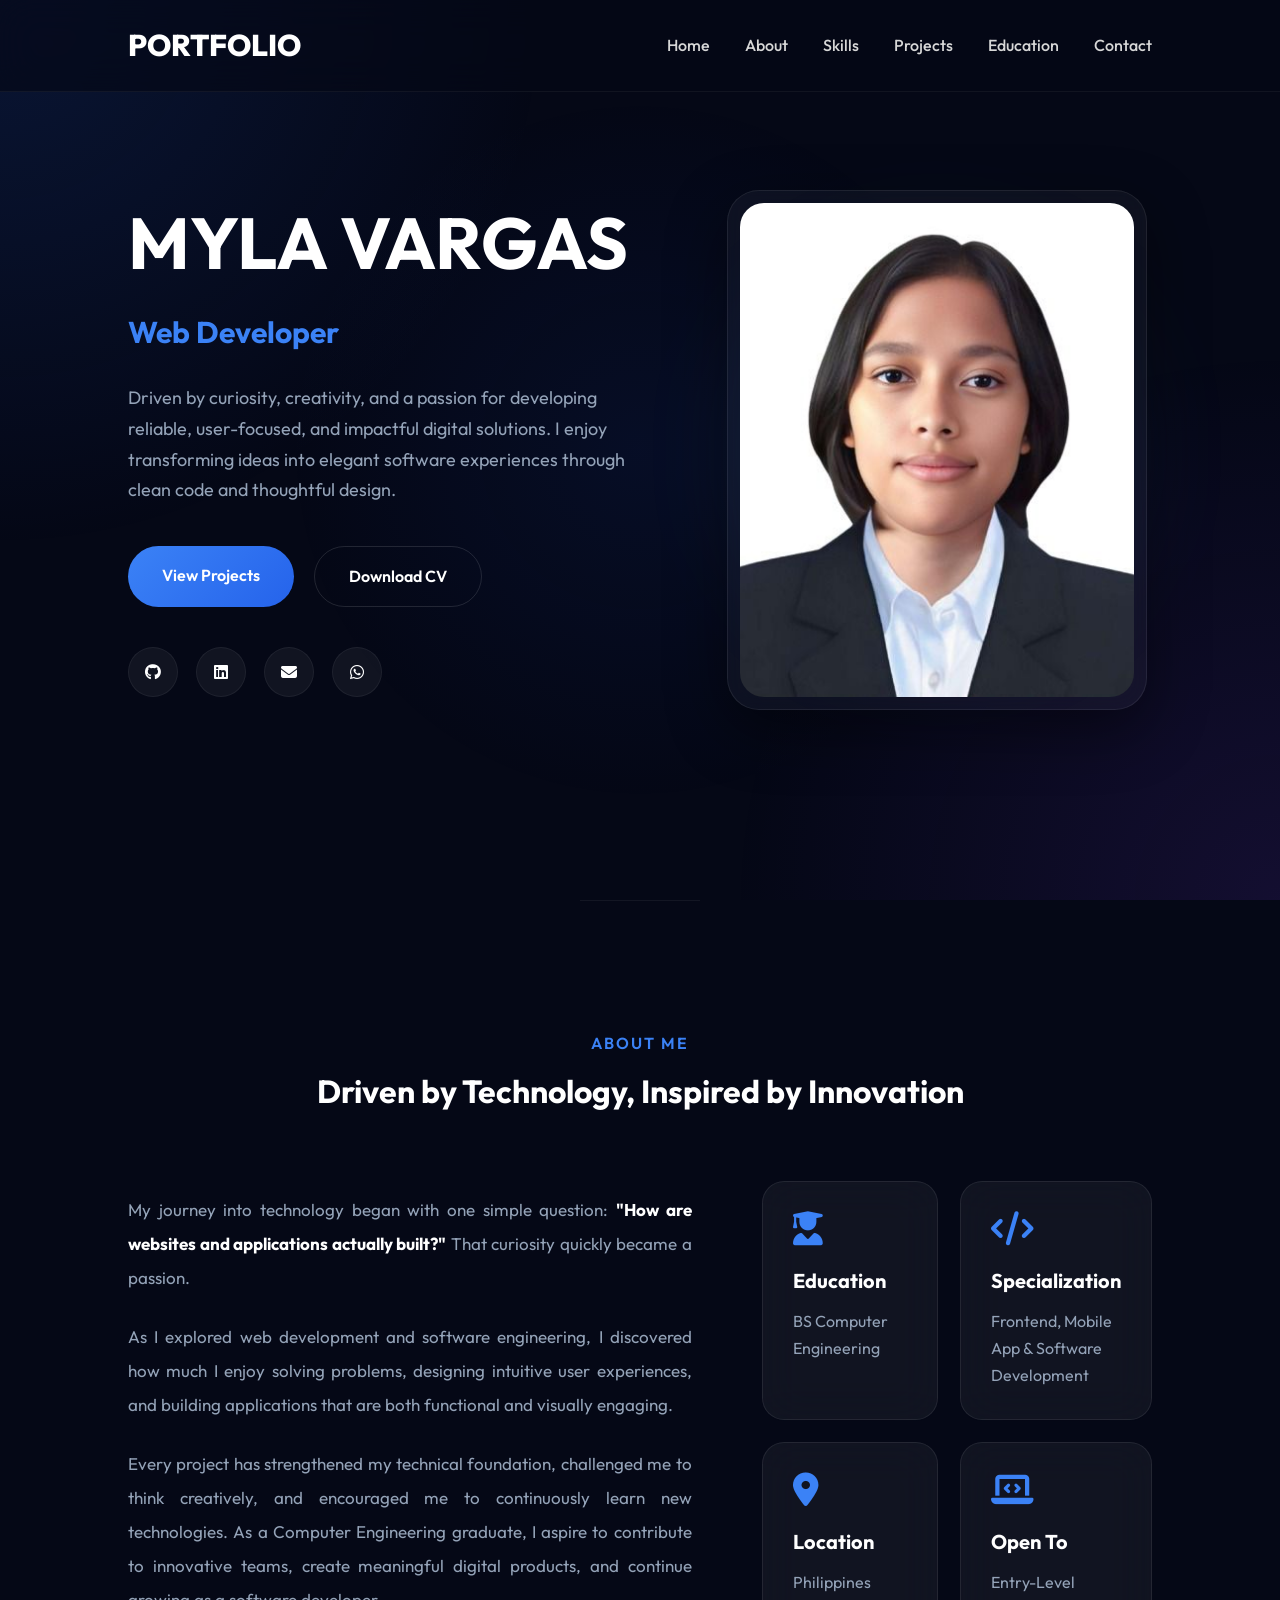
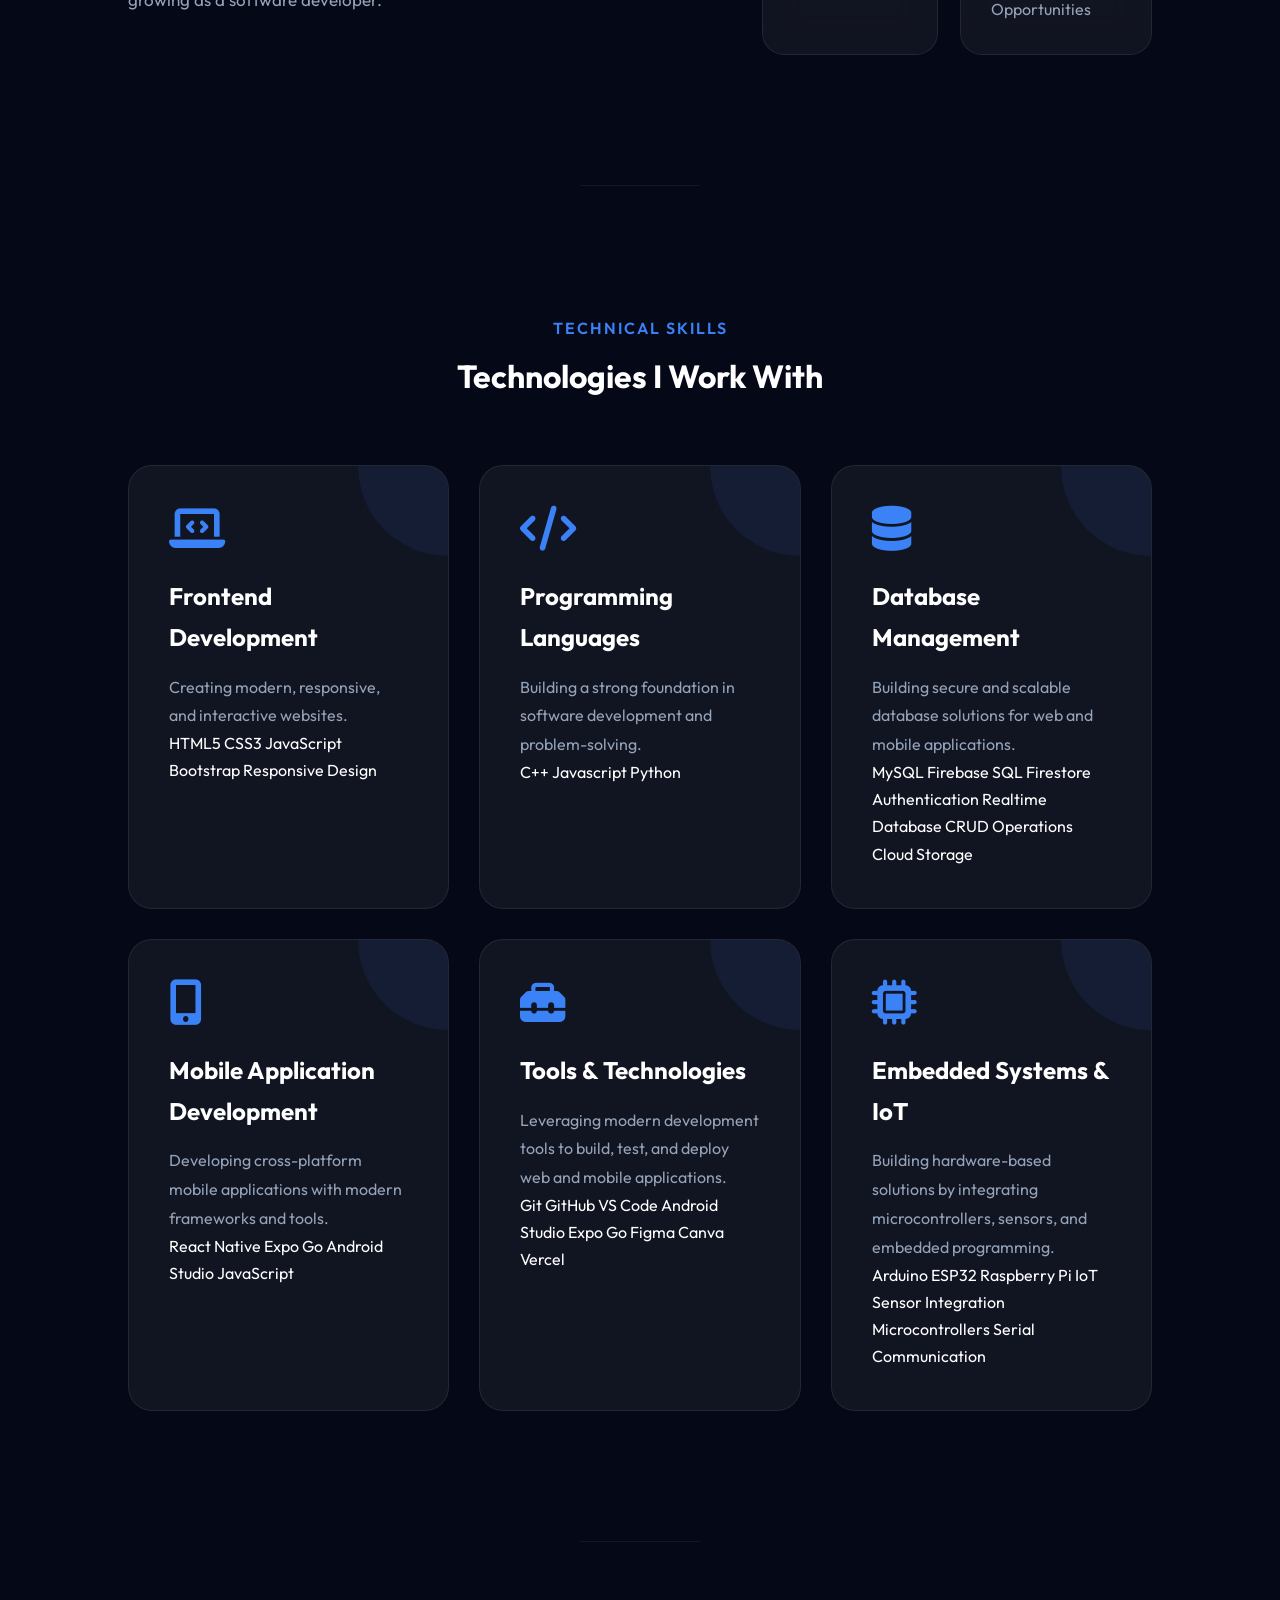
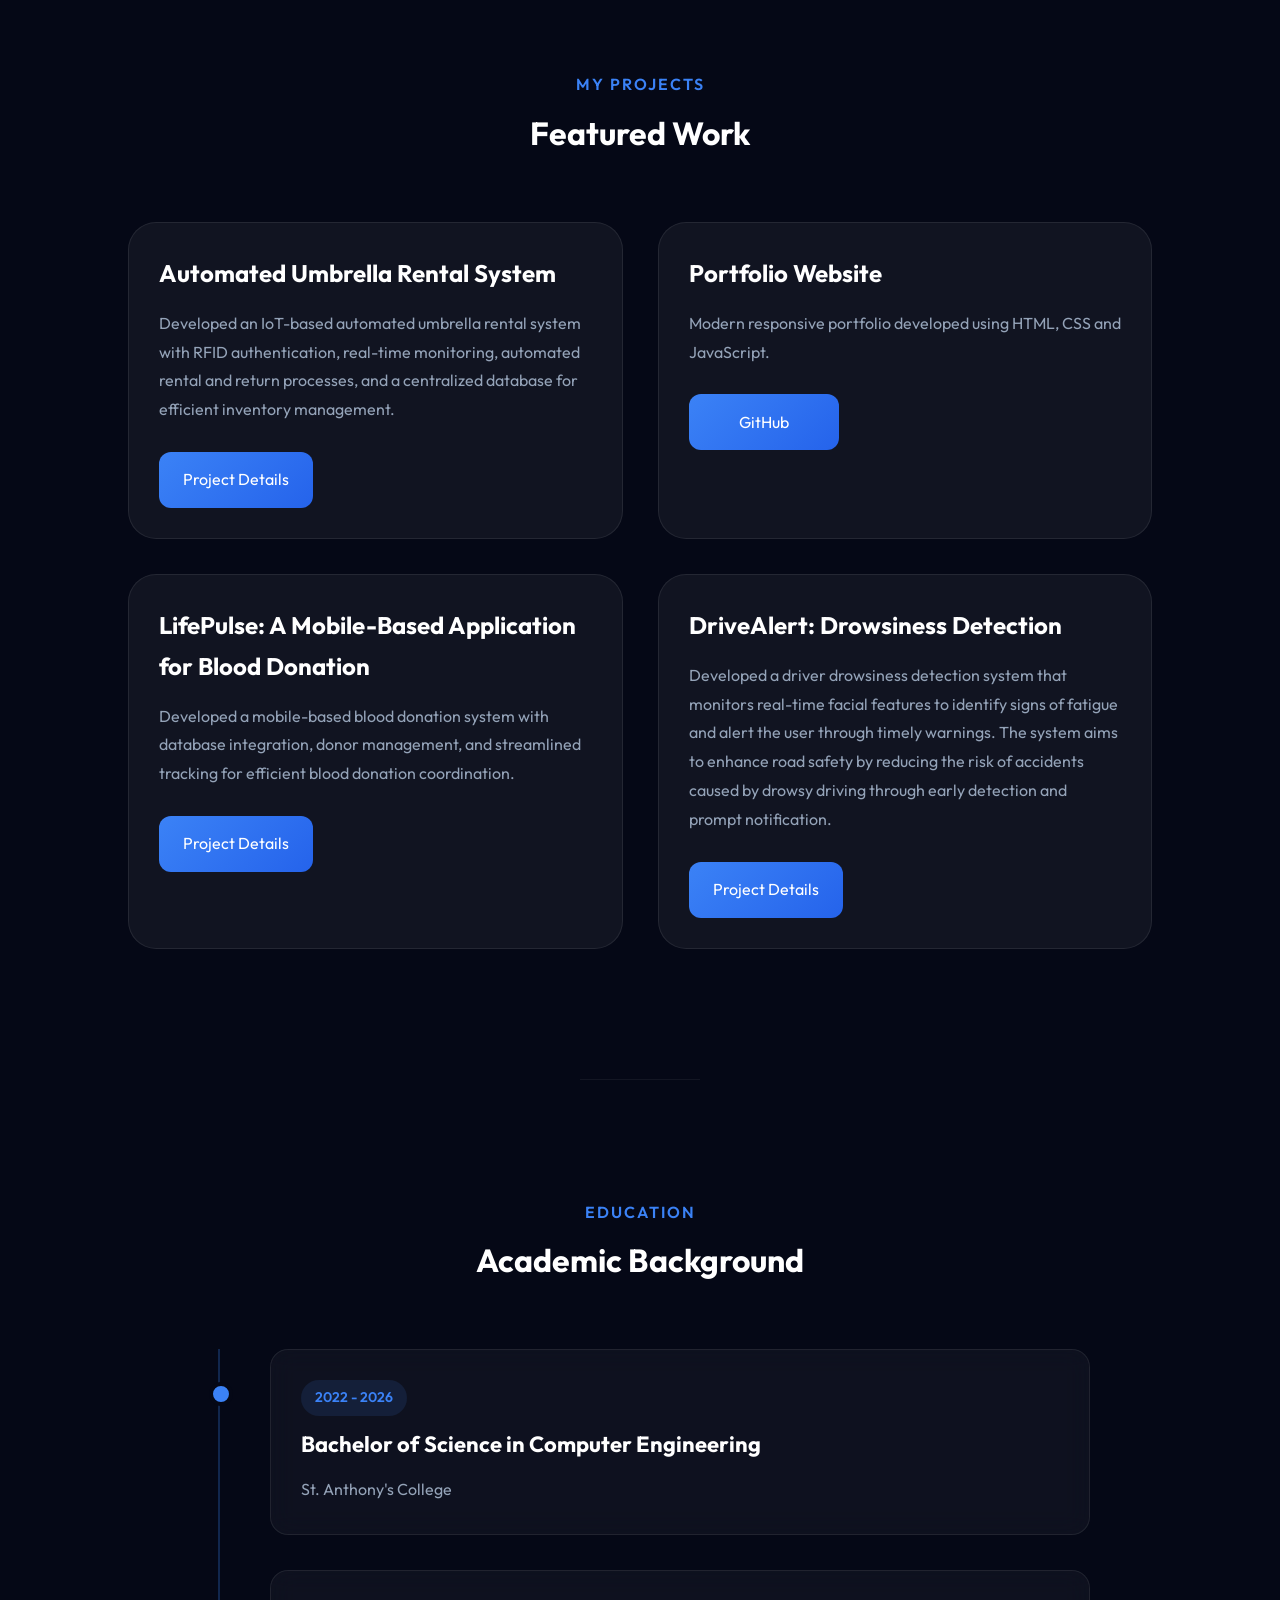
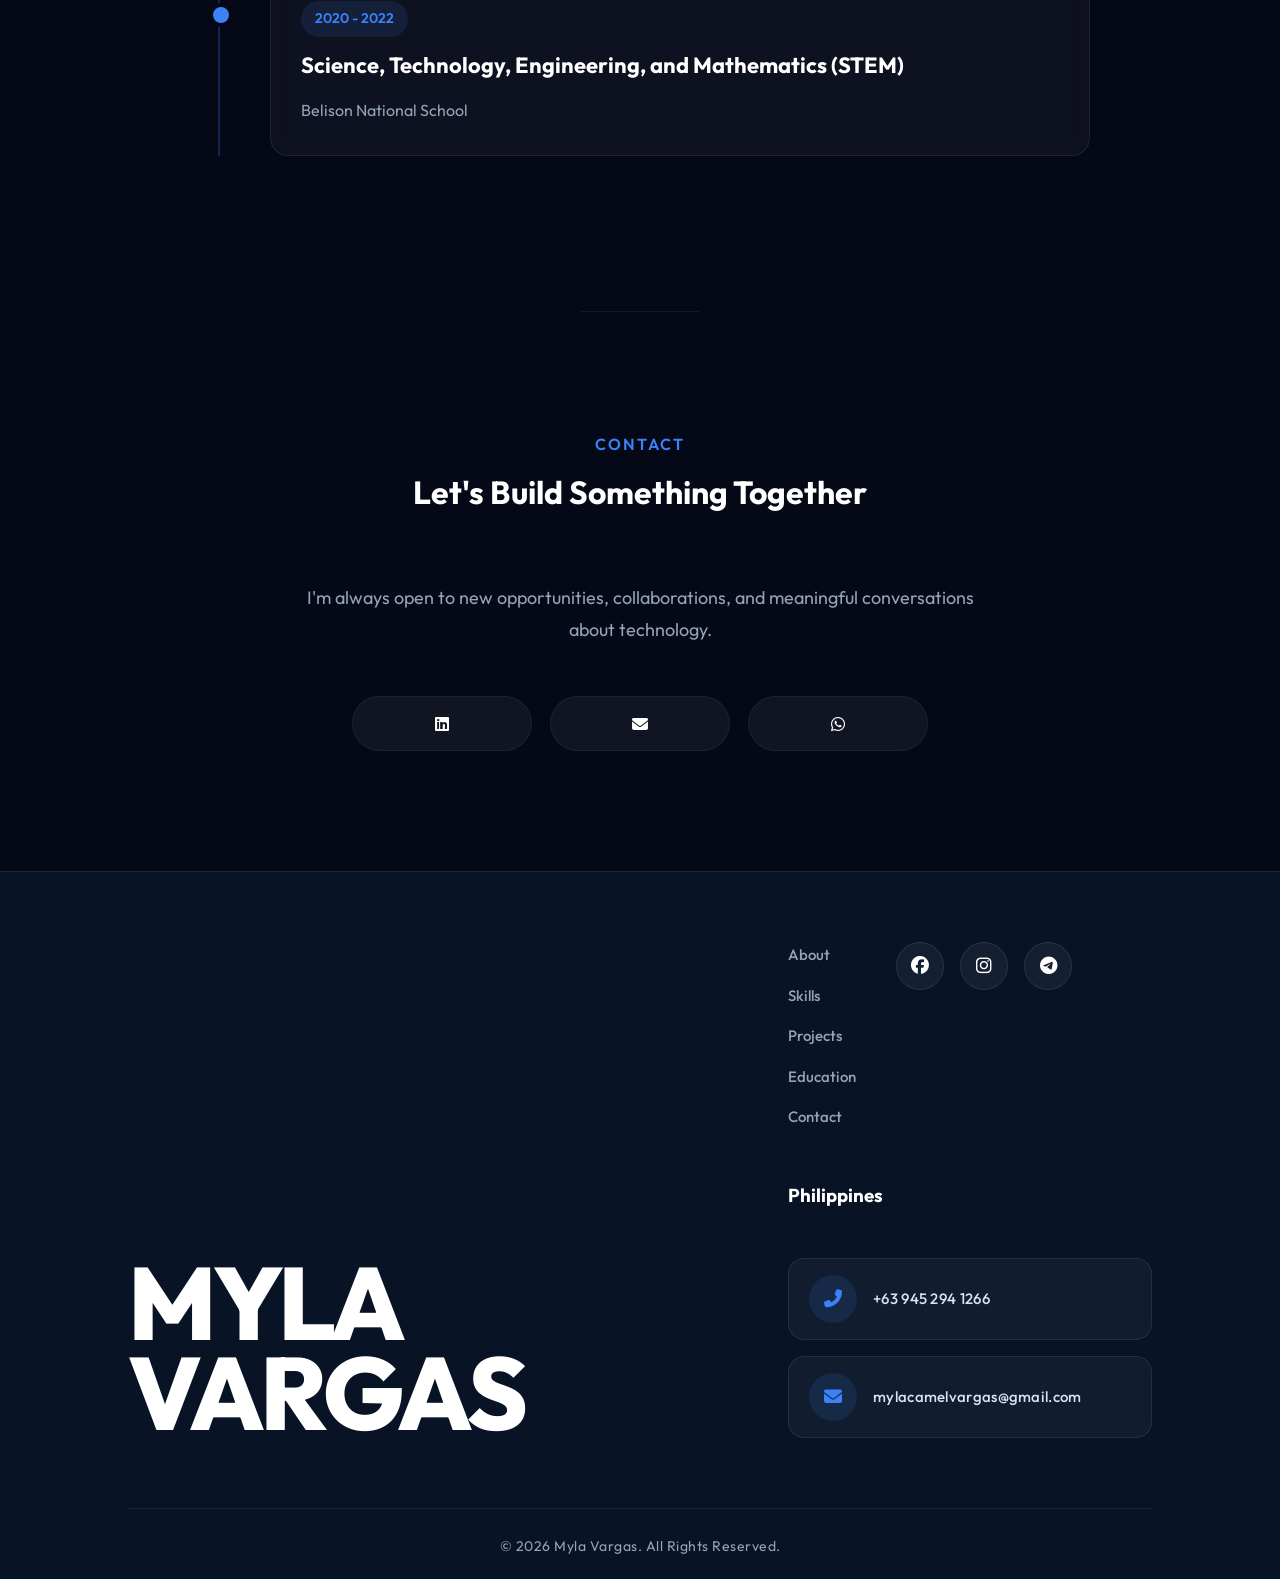
<file: index.html>
<!DOCTYPE html>
<html lang="en">

<head>
    <meta charset="UTF-8">
    <meta name="viewport" content="width=device-width, initial-scale=1.0">

    <title>Portfolio</title>

    <meta name="description"
        content="Portfolio of Myla Vargas - Computer Engineering Graduate specializing in Web Development, Software Development, and Modern Digital Solutions.">

    <link rel="stylesheet" href="css/style.css">

    <!-- Google Font -->
    <link href="https://fonts.googleapis.com/css2?family=Outfit:wght@300;400;500;600;700;800&display=swap"
        rel="stylesheet">

    <!-- Font Awesome -->
    <link rel="stylesheet"
        href="https://cdnjs.cloudflare.com/ajax/libs/font-awesome/6.7.2/css/all.min.css">
</head>

<body>

    <!-- Scroll Progress -->
    <div id="progress-bar"></div>

    <!-- ================= HEADER ================= -->

    <header>

        <div class="logo">
            PORTFOLIO
        </div>

        <nav id="nav">

            <a href="#home">Home</a>
            <a href="#about">About</a>
            <a href="#skills">Skills</a>
            <a href="#projects">Projects</a>
            <a href="#education">Education</a>
            <a href="#contact">Contact</a>

        </nav>

            <div class="menu-btn" id="menu-btn">
                <i class="fa-solid fa-bars"></i>
            </div>
    </header>

    <!-- ================= HERO ================= -->

    <section class="hero" id="home">

        <div class="hero-content">

            <h1>

                MYLA VARGAS

            </h1>

            <h2>
                <span class="typing"></span>
            </h2>

            <p>

                Driven by curiosity, creativity, and a passion for developing
                reliable, user-focused, and impactful digital solutions.
                I enjoy transforming ideas into elegant software experiences
                through clean code and thoughtful design.

            </p>

            <div class="hero-buttons">

                <a href="#projects" class="primary-btn">
                    View Projects
                </a>

                <a href="files/Myla_Camel_Vargas_Resume.pdf" download class="secondary-btn">
                    Download CV
                </a>

            </div>

            <div class="socials">

                <a href="https://github.com/mylacamelvargas" target="_blank" rel="noopener noreferrer">
    <i class="fab fa-github"></i>

               <a href="https://www.linkedin.com/in/myla-camel-vargas-772911368/" target="_blank" rel="noopener noreferrer">
    <i class="fab fa-linkedin"></i></a>
               <a href="mailto:mylacamelvargas@gmail.com">
    <i class="fas fa-envelope"></i>
</a>

              <a href="https://wa.me/639452941266" target="_blank" rel="noopener noreferrer">
    <i class="fab fa-whatsapp"></i>
</a>
            </div>

        </div>

        <div class="hero-image">

            <div class="image-card">

                <img src="images/mylvrgs.jpg" alt="Myla Vargas">

            </div>

        </div>

    </section>

    <!-- ================= ABOUT ================= -->

    <section id="about" class="about">

        <div class="section-title">

            <span>ABOUT ME</span>

            <h2>Driven by Technology, Inspired by Innovation</h2>

        </div>

        <div class="about-container">

            <div class="about-text">

                <p>

                    My journey into technology began with one simple question:
                    <strong>"How are websites and applications actually built?"</strong>

                    That curiosity quickly became a passion.

                </p>

                <p>

                    As I explored web development and software engineering,
                    I discovered how much I enjoy solving problems,
                    designing intuitive user experiences,
                    and building applications that are both functional
                    and visually engaging.

                </p>

                <p>

                    Every project has strengthened my technical foundation,
                    challenged me to think creatively,
                    and encouraged me to continuously learn new technologies.

                    As a Computer Engineering graduate,
                    I aspire to contribute to innovative teams,
                    create meaningful digital products,
                    and continue growing as a software developer.

                </p>

            </div>

            <div class="about-cards">

                <div class="info-card">

                    <i class="fa-solid fa-user-graduate"></i>

                    <h3>Education</h3>

                    <p>
                        BS Computer Engineering
                    </p>

                </div>

                <div class="info-card">

                    <i class="fa-solid fa-code"></i>

                    <h3>Specialization</h3>

                    <p>
                       Frontend, Mobile App & Software Development
                    </p>

                </div>

                <div class="info-card">

                    <i class="fa-solid fa-location-dot"></i>

                    <h3>Location</h3>

                    <p>
                        Philippines
                    </p>

                </div>

                <div class="info-card">

                    <i class="fa-solid fa-laptop-code"></i>

                    <h3>Open To</h3>

                    <p>
                        Entry-Level Opportunities
                    </p>

                </div>

            </div>

        </div>

    </section>

    <!-- ================= SKILLS ================= -->

    <section id="skills" class="skills">

        <div class="section-title">

            <span>TECHNICAL SKILLS</span>

            <h2>Technologies I Work With</h2>

        </div>

        <div class="skills-grid">

           <div class="skill-card">
    <i class="fas fa-laptop-code"></i>
    <h3>Frontend Development</h3>
    <p>Creating modern, responsive, and interactive websites.</p>

    <div class="skill-tags">
        <span>HTML5</span>
        <span>CSS3</span>
        <span>JavaScript</span>
        <span>Bootstrap</span>
        <span>Responsive Design</span>
    </div>
</div>

           <div class="skill-card">
    <i class="fas fa-code"></i>
    <h3>Programming Languages</h3>
    <p>Building a strong foundation in software development and problem-solving.</p>

    <div class="skill-tags">
        <span>C++</span>
        <span>Javascript</span>
        <span>Python</span>
    </div>
</div>

            <div class="skill-card">
    <i class="fas fa-database"></i>
    <h3>Database Management</h3>
    <p>Building secure and scalable database solutions for web and mobile applications.</p>

    <div class="skill-tags">
        <span>MySQL</span>
        <span>Firebase</span>
        <span>SQL</span>
        <span>Firestore</span>
        <span>Authentication</span>
        <span>Realtime Database</span>
        <span>CRUD Operations</span>
        <span>Cloud Storage</span>
    </div>
</div>

           <div class="skill-card">
    <i class="fas fa-mobile-alt"></i>
    <h3>Mobile Application Development</h3>
    <p>Developing cross-platform mobile applications with modern frameworks and tools.</p>

    <div class="skill-tags">
        <span>React Native</span>
        <span>Expo Go</span>
        <span>Android Studio</span>
        <span>JavaScript</span>
    </div>
</div>

           <div class="skill-card">
    <i class="fas fa-toolbox"></i>
    <h3>Tools & Technologies</h3>
    <p>Leveraging modern development tools to build, test, and deploy web and mobile applications.</p>

    <div class="skill-tags">
        <span>Git</span>
        <span>GitHub</span>
        <span>VS Code</span>
        <span>Android Studio</span>
        <span>Expo Go</span>
        <span>Figma</span>
        <span>Canva</span>
        <span>Vercel</span>
    </div>
</div>
           <div class="skill-card">
    <i class="fas fa-microchip"></i>
    <h3>Embedded Systems & IoT</h3>
    <p>Building hardware-based solutions by integrating microcontrollers, sensors, and embedded programming.</p>

    <div class="skill-tags">
        <span>Arduino</span>
        <span>ESP32</span>
        <span>Raspberry Pi</span>
        <span>IoT</span>
        <span>Sensor Integration</span>
        <span>Microcontrollers</span>
        <span>Serial Communication</span>
    </div>
</div>

        </div>

    </section>

    <!-- ================= PROJECTS ================= -->

  <section id="projects" class="projects">

    <div class="section-title">

        <span>MY PROJECTS</span>

        <h2>Featured Work</h2>

    </div>

    <div class="project-grid">

        <!-- Project 1 -->
        <div class="project-card">
            <div class="project-content">

                <h3>Automated Umbrella Rental System</h3>

                <p>
                    Developed an IoT-based automated umbrella rental system with RFID authentication,
                    real-time monitoring, automated rental and return processes, and a centralized
                    database for efficient inventory management.
                </p>

                <div class="project-buttons">
                    <a href="projects/project-details.html">Project Details</a>
                </div>

            </div>
        </div>

        <!-- Project 2 -->
        <div class="project-card">
            <div class="project-content">

                <h3>Portfolio Website</h3>

                <p>
                    Modern responsive portfolio developed using HTML, CSS and JavaScript.
                </p>

                <div class="project-buttons">
                    <a href="https://github.com/mylacamelvargas/portfolio">GitHub</a>
                </div>

            </div>
        </div>

        <!-- Project 3 -->
        <div class="project-card">
            <div class="project-content">

                <h3>LifePulse: A Mobile-Based Application for Blood Donation</h3>

                <p>
                    Developed a mobile-based blood donation system with database integration,
                    donor management, and streamlined tracking for efficient blood donation coordination.
                </p>

                <div class="project-buttons">
                    <a href="projects/project-details-lifepulse.html">Project Details</a>
                </div>

            </div>
        </div>

        <!-- Project 4 (NEW) -->
        <div class="project-card">
            <div class="project-content">

                <h3>DriveAlert: Drowsiness Detection</h3>

               <p>
    Developed a driver drowsiness detection system that monitors real-time facial
    features to identify signs of fatigue and alert the user through timely warnings.
    The system aims to enhance road safety by reducing the risk of accidents caused
    by drowsy driving through early detection and prompt notification.
</p>

                <div class="project-buttons">
                    <a href="projects/project-details-drivealert.html">Project Details</a>
                </div>

            </div>
        </div>

    </div>

    </section>

    <!-- ================= EDUCATION ================= -->

   <section id="education" class="education">

    <div class="section-title">

        <span>EDUCATION</span>

        <h2>Academic Background</h2>

    </div>

    <div class="timeline">

        <div class="timeline-item">

            <span>2022 - 2026</span>

            <h3>Bachelor of Science in Computer Engineering</h3>

            <p>St. Anthony's College</p>

        </div>

        <div class="timeline-item">

            <span>2020 - 2022</span>

            <h3>Science, Technology, Engineering, and Mathematics (STEM)</h3>

            <p>Belison National School</p>

        </div>

    </div>

</section>

    <!-- ================= CONTACT ================= -->

    <section id="contact" class="contact">

        <div class="section-title">

            <span>CONTACT</span>

            <h2>Let's Build Something Together</h2>

        </div>

        <p class="contact-text">
            I'm always open to new opportunities, collaborations,
            and meaningful conversations about technology.
        </p>

        <div class="contact-buttons">

           <a href="https://www.linkedin.com/in/myla-camel-vargas-772911368/" target="_blank" rel="noopener noreferrer">
    <i class="fab fa-linkedin"></i></a>
               <a href="mailto:mylacamelvargas@gmail.com">
    <i class="fas fa-envelope"></i>
</a>
   <a href="https://wa.me/639452941266" target="_blank" rel="noopener noreferrer">
    <i class="fab fa-whatsapp"></i>
</a>
        </div>

    </section>

    <!-- ================= FOOTER ================= -->

   <footer class="footer">

    <div class="footer-name">

        <h1>Myla<br>Vargas</h1>

    </div>

    <div class="footer-content">

        <div class="footer-top">

            <div class="footer-links">

                <a href="#about">About</a>
                <a href="#skills">Skills</a>
                <a href="#projects">Projects</a>
                <a href="#education">Education</a>
                <a href="#contact">Contact</a>

            </div>

            <div class="footer-social">

               <a href="https://www.facebook.com/myla.vargas.9250" target="_blank" rel="noopener noreferrer">
    <i class="fab fa-facebook"></i>
                 <a href="https://www.instagram.com/mylv.rgs?igsh=YjQzcXFocjdwdDE3" target="_blank" rel="noopener noreferrer">
    <i class="fab fa-instagram"></i>
                   <a href="https://t.me/mylacamelvargas" target="_blank" rel="noopener noreferrer">
    <i class="fab fa-telegram"></i>
            </div>
             <a/>          

        </div>

        <div class="footer-location">

            <h3>
                Philippines
            </h3>
        </div>

          <div class="footer-contact-info">

    <a href="tel:+639123456789" class="contact-item">
        <i class="fas fa-phone-alt"></i>
        <span>+63 945 294 1266</span>
    </a>

    <a href="mailto:mylacamelvargas@gmail.com" class="contact-item">
        <i class="fas fa-envelope"></i>
        <span>mylacamelvargas@gmail.com</span>
    </a>

</div>

    </div>
     <div class="footer-bottom">

        <p>© 2026 Myla Vargas. All Rights Reserved.</p>

    </div>

</footer>

    <script src="js/script.js"></script>

</body>

</html>
</file>
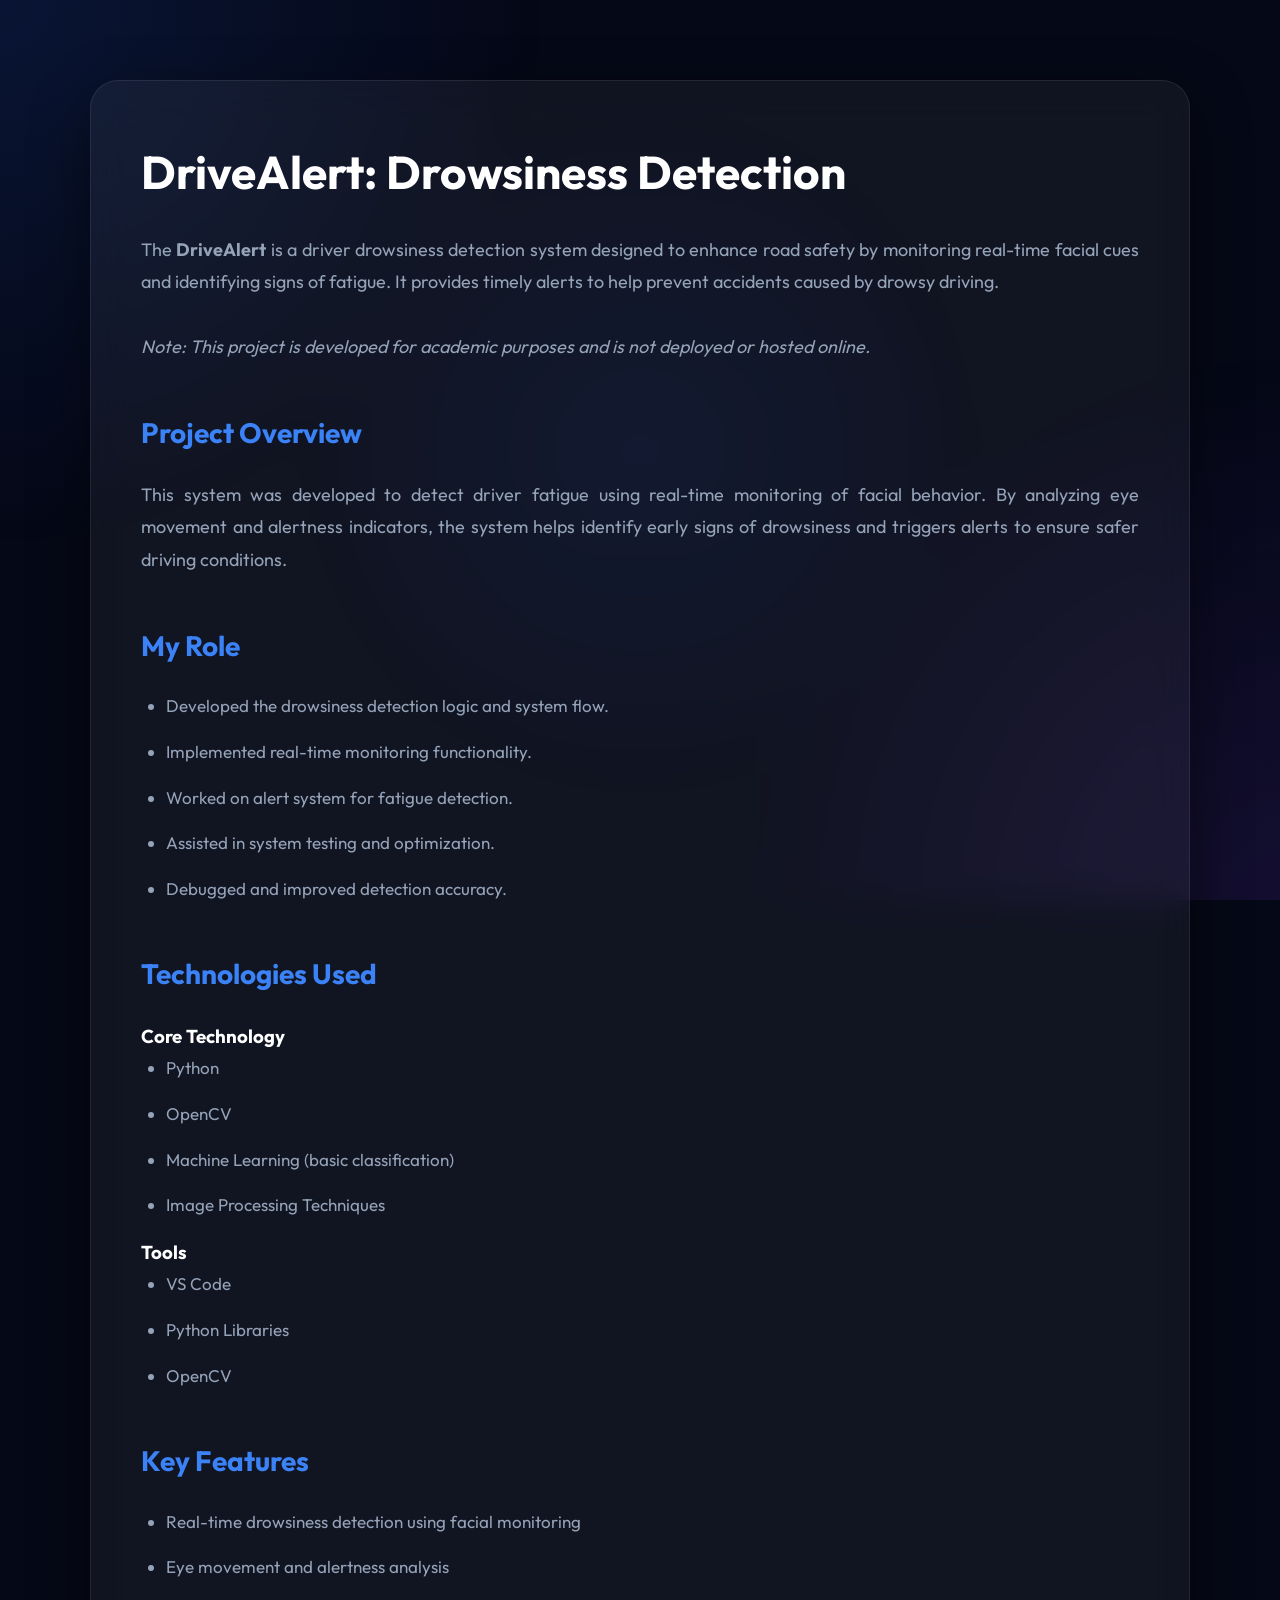
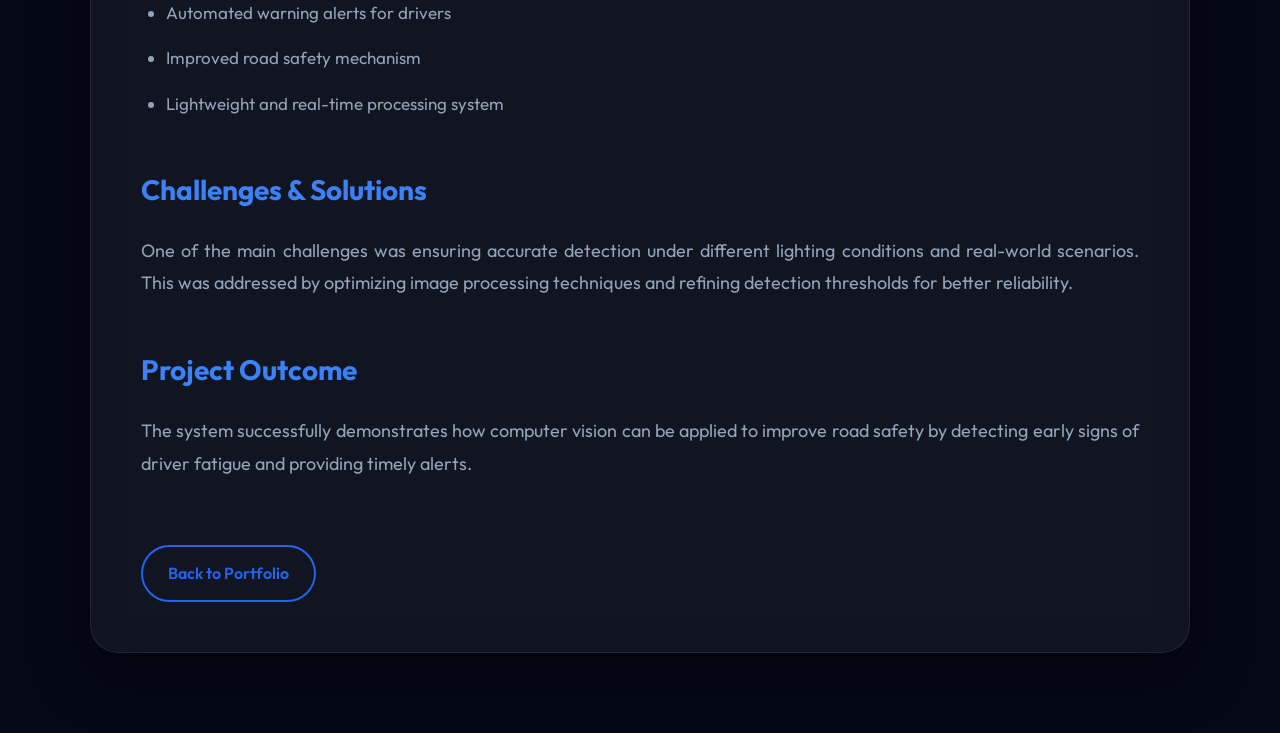
<file: projects/project-details-drivealert.html>
<!DOCTYPE html>
<html lang="en">
<head>
    <meta charset="UTF-8">
    <meta name="viewport" content="width=device-width, initial-scale=1.0">

    <title>DriveAlert: Drowsiness Detection</title>

    <link rel="stylesheet" href="../css/project-details.css">
</head>

<body>

<section class="project-details">

    <h1>DriveAlert: Drowsiness Detection</h1>

    <p class="intro">
        The <strong>DriveAlert</strong> is a driver drowsiness detection system designed to
        enhance road safety by monitoring real-time facial cues and identifying signs of fatigue.
        It provides timely alerts to help prevent accidents caused by drowsy driving.

        <br><br>

        <em>
            Note: This project is developed for academic purposes and is not deployed or hosted online.
        </em>
    </p>

    <!-- Project Overview -->
    <div class="content-box">

        <h2>Project Overview</h2>

        <p>
            This system was developed to detect driver fatigue using real-time monitoring of facial
            behavior. By analyzing eye movement and alertness indicators, the system helps identify
            early signs of drowsiness and triggers alerts to ensure safer driving conditions.
        </p>

    </div>

    <!-- My Role -->
    <div class="content-box">

        <h2>My Role</h2>

        <ul>
            <li>Developed the drowsiness detection logic and system flow.</li>
            <li>Implemented real-time monitoring functionality.</li>
            <li>Worked on alert system for fatigue detection.</li>
            <li>Assisted in system testing and optimization.</li>
            <li>Debugged and improved detection accuracy.</li>
        </ul>

    </div>

    <!-- Technologies -->
    <div class="content-box">

        <h2>Technologies Used</h2>

        <div class="tech-grid">

            <div class="tech-card">

                <h3>Core Technology</h3>

                <ul>
                    <li>Python</li>
                    <li>OpenCV</li>
                    <li>Machine Learning (basic classification)</li>
                    <li>Image Processing Techniques</li>
                </ul>

            </div>

            <div class="tech-card">

                <h3>Tools</h3>

                <ul>
                    <li>VS Code</li>
                    <li>Python Libraries</li>
                    <li>OpenCV</li>
                </ul>

            </div>

        </div>

    </div>

    <!-- Key Features -->
    <div class="content-box">

        <h2>Key Features</h2>

        <ul>
            <li>Real-time drowsiness detection using facial monitoring</li>
            <li>Eye movement and alertness analysis</li>
            <li>Automated warning alerts for drivers</li>
            <li>Improved road safety mechanism</li>
            <li>Lightweight and real-time processing system</li>
        </ul>

    </div>

    <!-- Challenges -->
    <div class="content-box">

        <h2>Challenges & Solutions</h2>

        <p>
            One of the main challenges was ensuring accurate detection under different lighting
            conditions and real-world scenarios. This was addressed by optimizing image processing
            techniques and refining detection thresholds for better reliability.
        </p>

    </div>

    <!-- Outcome -->
    <div class="content-box">

        <h2>Project Outcome</h2>

        <p>
            The system successfully demonstrates how computer vision can be applied to improve
            road safety by detecting early signs of driver fatigue and providing timely alerts.
        </p>

    </div>

    <!-- Back Button -->
    <a href="../index.html#projects" class="btn-back">
        Back to Portfolio
    </a>

</section>

</body>
</html>
</file>
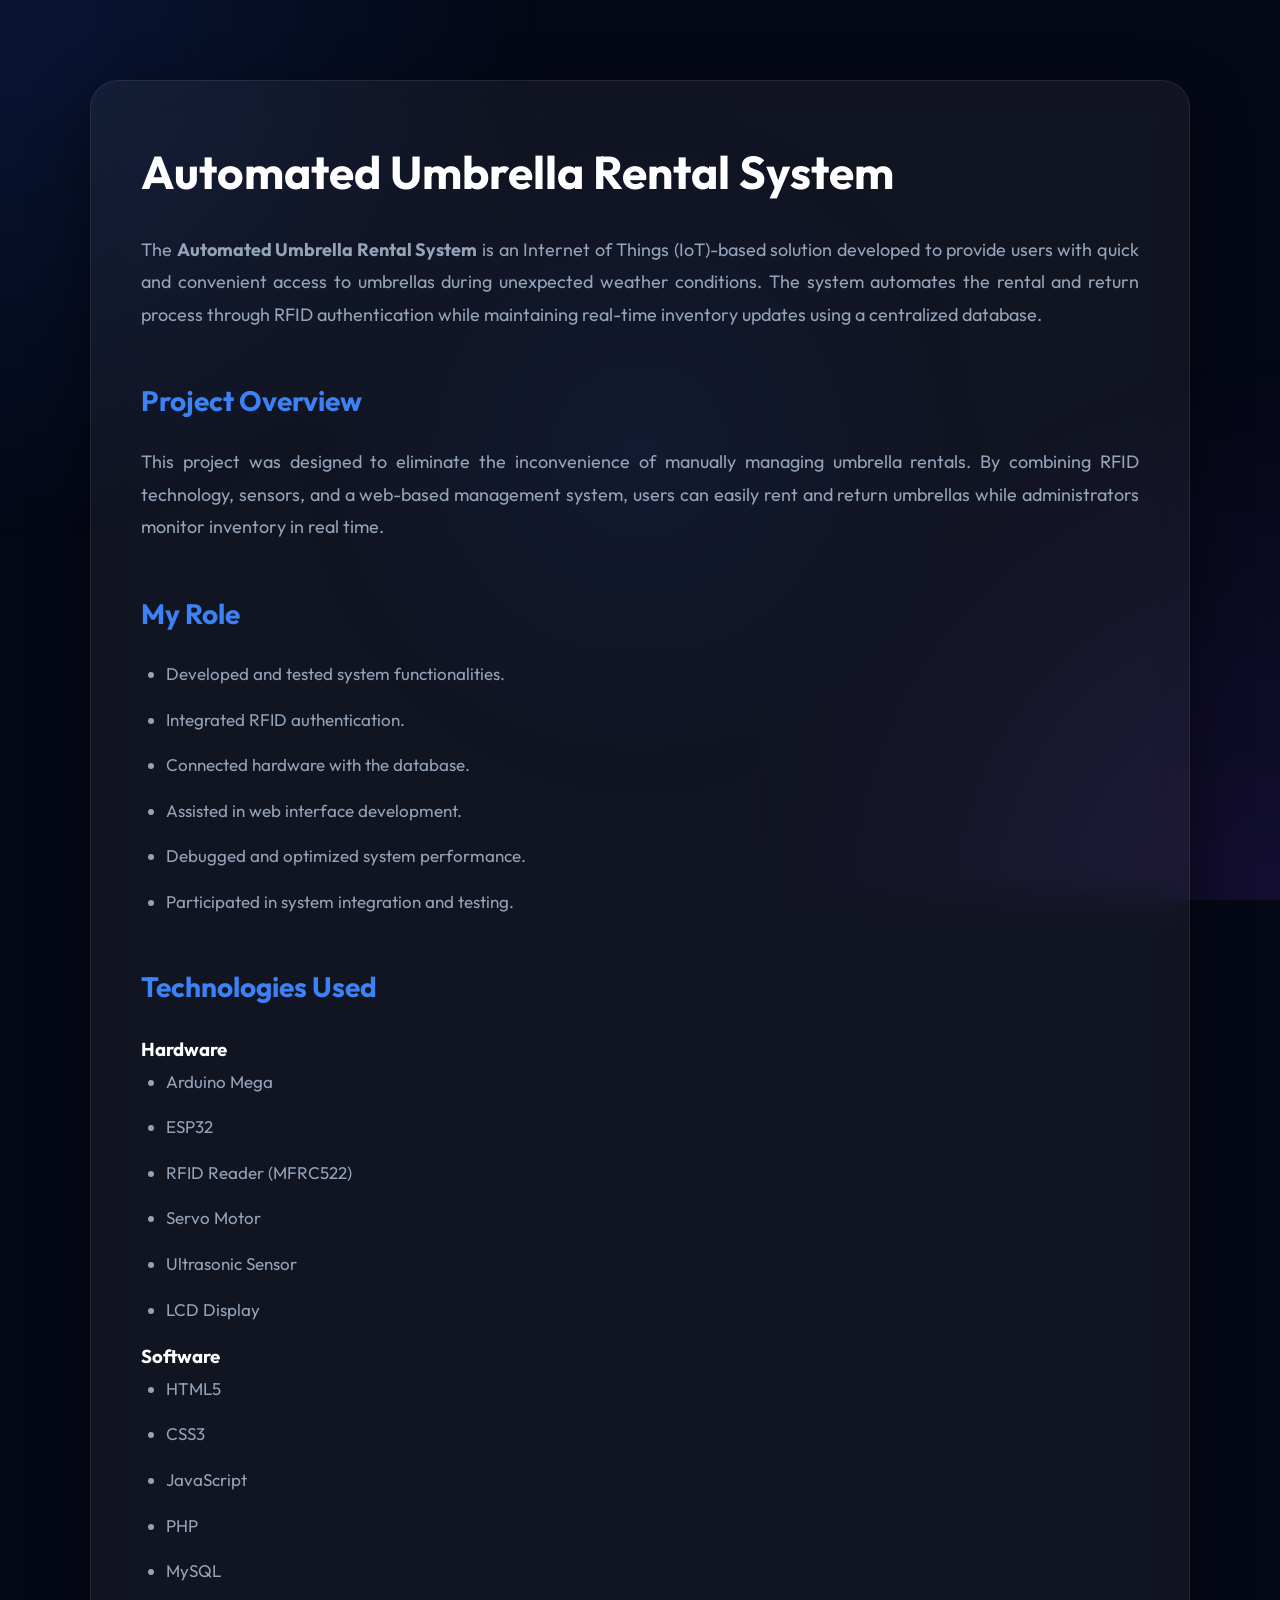
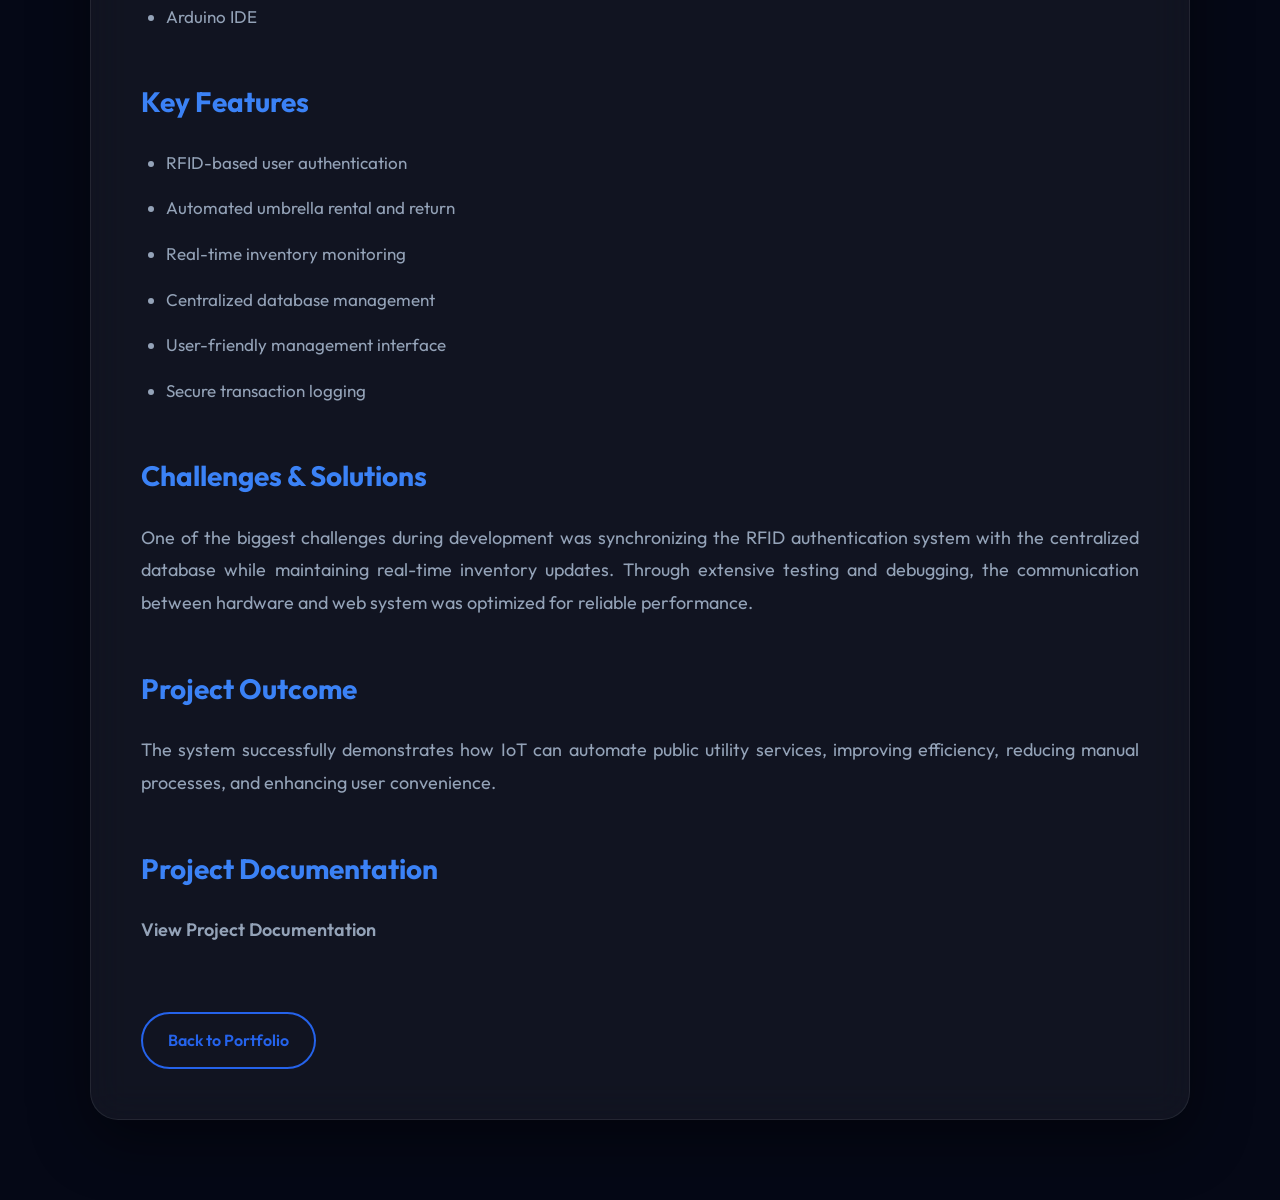
<file: projects/project-details.html>
<!DOCTYPE html>
<html lang="en">
<head>
    <meta charset="UTF-8">
    <meta name="viewport" content="width=device-width, initial-scale=1.0">

    <title>Automated Umbrella Rental System</title>

    <link rel="stylesheet" href="../css/project-details.css">
</head>

<body>

<section class="project-details">

    <h1>Automated Umbrella Rental System</h1>

    <p class="intro">
        The <strong>Automated Umbrella Rental System</strong> is an Internet of Things (IoT)-based
        solution developed to provide users with quick and convenient access to umbrellas during
        unexpected weather conditions. The system automates the rental and return process through
        RFID authentication while maintaining real-time inventory updates using a centralized database.
    </p>

    <!-- Project Overview -->
    <div class="content-box">

        <h2>Project Overview</h2>

        <p>
            This project was designed to eliminate the inconvenience of manually managing umbrella
            rentals. By combining RFID technology, sensors, and a web-based management system,
            users can easily rent and return umbrellas while administrators monitor inventory in real time.
        </p>

    </div>

    <!-- My Role -->
    <div class="content-box">

        <h2>My Role</h2>

        <ul>
            <li>Developed and tested system functionalities.</li>
            <li>Integrated RFID authentication.</li>
            <li>Connected hardware with the database.</li>
            <li>Assisted in web interface development.</li>
            <li>Debugged and optimized system performance.</li>
            <li>Participated in system integration and testing.</li>
        </ul>

    </div>

    <!-- Technologies -->
    <div class="content-box">

        <h2>Technologies Used</h2>

        <div class="tech-grid">

            <div class="tech-card">

                <h3>Hardware</h3>

                <ul>
                    <li>Arduino Mega</li>
                    <li>ESP32</li>
                    <li>RFID Reader (MFRC522)</li>
                    <li>Servo Motor</li>
                    <li>Ultrasonic Sensor</li>
                    <li>LCD Display</li>
                </ul>

            </div>

            <div class="tech-card">

                <h3>Software</h3>

                <ul>
                    <li>HTML5</li>
                    <li>CSS3</li>
                    <li>JavaScript</li>
                    <li>PHP</li>
                    <li>MySQL</li>
                    <li>Arduino IDE</li>
                </ul>

            </div>

        </div>

    </div>

    <!-- Key Features -->
    <div class="content-box">

        <h2>Key Features</h2>

        <ul>
            <li>RFID-based user authentication</li>
            <li>Automated umbrella rental and return</li>
            <li>Real-time inventory monitoring</li>
            <li>Centralized database management</li>
            <li>User-friendly management interface</li>
            <li>Secure transaction logging</li>
        </ul>

    </div>

    <!-- Challenges -->
    <div class="content-box">

        <h2>Challenges & Solutions</h2>

        <p>
            One of the biggest challenges during development was synchronizing the RFID authentication
            system with the centralized database while maintaining real-time inventory updates.
            Through extensive testing and debugging, the communication between hardware and web
            system was optimized for reliable performance.
        </p>

    </div>

    <!-- Outcome -->
    <div class="content-box">

        <h2>Project Outcome</h2>

        <p>
            The system successfully demonstrates how IoT can automate public utility services,
            improving efficiency, reducing manual processes, and enhancing user convenience.
        </p>

    </div>

    <!-- Gallery -->
    <div class="content-box">

  <div class="content-box">

    <h2>Project Documentation</h2>

    <p>
        <a href="../files/AUTOMATED UMBRELLA RENTAL SYSTEM.pdf" target="_blank" class="pdf-btn">
          View Project Documentation
        </a>
    </p>

</div>

    </div>

    <!-- Back Button -->
    <a href="../index.html" class="btn-back">
        Back to Portfolio
    </a>

</section>

</body>
</html>
</file>
<file: css/style.css>
/*==========================
  GOOGLE FONT
==========================*/
@import url('https://fonts.googleapis.com/css2?family=Outfit:wght@300;400;500;600;700;800&display=swap');

/*==========================
  RESET
==========================*/
*{
    margin:0;
    padding:0;
    box-sizing:border-box;
    scroll-behavior:smooth;
}

:root{

    --bg:#050816;
    --bg2:#0f172a;
    --card:rgba(255,255,255,.05);
    --border:rgba(255,255,255,.08);

    --white:#ffffff;
    --text:#d6d6d6;
    --gray:#94a3b8;

    --primary:#3b82f6;
    --secondary:#2563eb;

    --shadow:0 20px 60px rgba(0,0,0,.45);

    --radius:24px;

}

body{

    font-family:'Outfit',sans-serif;
    background:var(--bg);
    color:var(--white);
    overflow-x:hidden;
    line-height:1.7;

}

/*==========================
BACKGROUND
==========================*/

body::before{

    content:"";
    position:fixed;
    inset:0;

    background:
    radial-gradient(circle at top left,#2563eb25,transparent 35%),
    radial-gradient(circle at bottom right,#7c3aed20,transparent 35%),
    radial-gradient(circle at center,#1d4ed815,transparent 45%);

    z-index:-2;

}

body::after{

    content:"";
    position:fixed;
    inset:0;

    background:
    linear-gradient(
        rgba(255,255,255,.02) 1px,
        transparent 1px),
    linear-gradient(
        90deg,
        rgba(255,255,255,.02) 1px,
        transparent 1px);

    background-size:50px 50px;

    opacity:.15;

    z-index:-1;

}

/*==========================
SCROLLBAR
==========================*/

::-webkit-scrollbar{

    width:8px;

}

::-webkit-scrollbar-track{

    background:#08111f;

}

::-webkit-scrollbar-thumb{

    background:var(--primary);
    border-radius:20px;

}

/*==========================
SECTION
==========================*/

section{

    width:100%;
    padding:120px 10%;

}

.section-title{

    text-align:center;
    margin-bottom:70px;

}

.section-title span{

    color:var(--primary);
    letter-spacing:3px;
    font-size:14px;

}

.section-title h2{

    margin-top:15px;
    font-size:45px;
    font-weight:700;

}

/*==========================
HEADER
==========================*/

header{

    position:fixed;

    width:100%;

    padding:20px 10%;

    display:flex;
    justify-content:space-between;
    align-items:center;

    backdrop-filter:blur(18px);

    background:rgba(5,8,22,.65);

    border-bottom:1px solid rgba(255,255,255,.05);

    z-index:999;

}

.logo{

    font-size:30px;
    font-weight:800;

    color:white;

}

.logo span{

    color:var(--primary);

}

nav{

    display:flex;
    gap:35px;

}

nav a{

    color:#d7d7d7;
    text-decoration:none;
    font-weight:500;

    transition:.35s;

}

nav a:hover{

    color:var(--primary);

}

.menu-btn{

    display:none;
    font-size:25px;
    cursor:pointer;

}

/*==========================
HERO
==========================*/

.hero{

    min-height:100vh;

    display:grid;
    grid-template-columns:1.2fr 1fr;

    align-items:center;

    gap:80px;

}

.hero-tag{

    display:inline-block;

    padding:10px 18px;

    border-radius:50px;

    background:rgba(59,130,246,.12);

    border:1px solid rgba(59,130,246,.3);

    color:#7db4ff;

    font-size:14px;

    margin-bottom:25px;

}

.hero h1{

    font-size:72px;

    line-height:1.1;

    margin-bottom:25px;

}

.hero h1 span{

    color:var(--primary);

}

.hero h2{

    font-size:30px;

    color:#d3d3d3;

    margin-bottom:25px;

}

.typing{

    color:var(--primary);

}

.hero p{

    color:var(--gray);

    max-width:650px;

    margin-bottom:40px;

    font-size:18px;

}

/*==========================
BUTTONS
==========================*/

.hero-buttons{

    display:flex;

    gap:20px;

    margin-bottom:40px;

}

.primary-btn,
.secondary-btn{

    text-decoration:none;

    padding:16px 34px;

    border-radius:50px;

    transition:.35s;

    font-weight:600;

}

.primary-btn{

    background:linear-gradient(
    135deg,
    var(--primary),
    var(--secondary));

    color:white;

}

.primary-btn:hover{

    transform:translateY(-5px);

}

.secondary-btn{

    border:1px solid rgba(255,255,255,.12);

    color:white;

}

.secondary-btn:hover{

    background:rgba(255,255,255,.05);

    transform:translateY(-5px);

}

/*==========================
SOCIALS
==========================*/

.socials{

    display:flex;
    gap:18px;

}

.socials a{

    width:50px;
    height:50px;

    display:flex;

    justify-content:center;
    align-items:center;

    border-radius:50%;

    color:white;

    text-decoration:none;

    background:rgba(255,255,255,.05);

    border:1px solid rgba(255,255,255,.06);

    transition:.35s;

}

.socials a:hover{

    background:var(--primary);

    transform:translateY(-6px);

}

/*==========================
IMAGE
==========================*/

.hero-image{

    display:flex;
    justify-content:center;

}

.image-card{

    width:420px;
    height:520px;

    padding:12px;

    border-radius:32px;

    background:rgba(255,255,255,.04);

    border:1px solid rgba(255,255,255,.08);

    backdrop-filter:blur(15px);

    box-shadow:var(--shadow);

    animation:float 5s ease-in-out infinite;

}

.image-card img{

    width:100%;
    height:100%;

    border-radius:24px;

    object-fit:cover;

}

/*==========================
ANIMATION
==========================*/

@keyframes float{

    0%,100%{

        transform:translateY(0);

    }

    50%{

        transform:translateY(-18px);

    }

}

/*==========================
RESPONSIVE
==========================*/

@media(max-width:991px){

    .hero{

        grid-template-columns:1fr;
        text-align:center;

    }

    .hero p{

        margin:auto auto 40px;

    }

    .hero-buttons{

        justify-content:center;

    }

    .socials{

        justify-content:center;

    }

    .image-card{

        width:340px;
        height:430px;

        margin-top:40px;

    }

}

@media(max-width:768px){

    nav{

        display:none;

    }

    .menu-btn{

        display:block;

    }

    .hero h1{

        font-size:50px;

    }

    .hero h2{

        font-size:24px;

    }

    .section-title h2{

        font-size:34px;

    }

    .hero-buttons{

        flex-direction:column;

        align-items:center;

    }

    .primary-btn,
    .secondary-btn{

        width:220px;
        text-align:center;

    }

}

/*==================================================
ABOUT
==================================================*/

.about{

    position:relative;

}

.section-title span {
    font-size: 1rem;      
    font-weight: 600;
    letter-spacing: 2px;
}

.section-title h2 {
    font-size: 2rem;
    font-weight: 700;
    line-height: 1.2;
}
.about-container{

    display:grid;
    grid-template-columns:1.3fr .9fr;
    gap:70px;
    align-items:center;

}

.about-text p{

    color:var(--gray);
    margin-bottom:25px;
    font-size:17px;
    line-height:2;
    text-align:justify;

}

.about-text strong{

    color:white;

}

.about-cards{

    display:grid;
    grid-template-columns:repeat(2,1fr);
    gap:22px;

}

.info-card{

    padding:30px;
    background:var(--card);

    border:1px solid var(--border);

    border-radius:22px;

    transition:.4s;

    backdrop-filter:blur(20px);

}

.info-card:hover{

    transform:translateY(-8px);
}

.info-card i{

    font-size:34px;

    color:var(--primary);

    margin-bottom:18px;

}

.info-card h3{

    margin-bottom:10px;

    font-size:20px;

}

.info-card p{

    color:var(--gray);

}

/*==================================================
SKILLS
==================================================*/

.skills{

    position:relative;

}

.skills-grid{

    display:grid;

    grid-template-columns:
    repeat(auto-fit,minmax(280px,1fr));

    gap:30px;

}

.skill-card{

    padding:40px;

    border-radius:24px;

    background:var(--card);

    border:1px solid var(--border);

    transition:.45s;

    overflow:hidden;

    position:relative;

}

.skill-card::before{

    content:"";

    position:absolute;

    width:180px;
    height:180px;

    background:rgba(59,130,246,.08);

    border-radius:50%;

    top:-90px;
    right:-90px;

    transition:.5s;

}

.skill-card:hover::before{

    transform:scale(1.4);

}

.skill-card:hover{

    transform:translateY(-10px);

}

.skill-card i{

    font-size:45px;

    color:var(--primary);

    margin-bottom:25px;

}

.skill-card h3{

    margin-bottom:15px;

    font-size:24px;

}

.skill-card p{

    color:var(--gray);

    line-height:1.8;

}

/*==================================================
PROJECTS
==================================================*/

.projects{

    position:relative;

}

.project-grid{

    display:grid;

    grid-template-columns:
    repeat(auto-fit,minmax(350px,1fr));

    gap:35px;

}

.project-card{

    overflow:hidden;

    border-radius:28px;

    background:var(--card);

    border:1px solid var(--border);

    transition:.45s;

}

.project-card:hover{

    transform:translateY(-12px);

}

.project-card img{

    width:100%;
    height:230px;

    object-fit:cover;

    transition:.5s;

}

.project-card:hover img{

    transform:scale(1.08);

}

.project-content{

    padding:30px;

}

.project-content h3{

    font-size:24px;

    margin-bottom:15px;

}

.project-content p{

    color:var(--gray);

    margin-bottom:28px;

    line-height:1.8;

}

/*==================================================
PROJECT BUTTONS
==================================================*/

.project-buttons{
    display:flex;
    gap:15px;
    margin-top:25px;
}

.project-buttons a{
    display:inline-flex;
    justify-content:center;
    align-items:center;

    min-width:150px;      /* Same width for all buttons */
    height:56px;

    padding:0 24px;

    border-radius:12px;
    text-decoration:none;
    color:#fff;

    background:linear-gradient(
        135deg,
        var(--primary),
        var(--secondary)
    );

    transition:.35s;
}

.project-buttons a:hover{
    transform:translateY(-4px);
}

.project-buttons a:last-child{

    background:linear-gradient(
    135deg,
    var(--primary),
    var(--secondary));

}

.project-buttons a:hover{

    transform:translateY(-4px);

}

/*==================================================
SECTION SPACING
==================================================*/

.about,
.skills,
.projects{

    padding-top:130px;
    padding-bottom:130px;

}

/*==================================================
TABLET
==================================================*/

@media(max-width:1000px){

.about-container{

grid-template-columns:1fr;

}

.about-cards{

margin-top:20px;

}

}

/*==================================================
MOBILE
==================================================*/

@media(max-width:768px){

.about-cards{

grid-template-columns:1fr;

}

.project-grid{

grid-template-columns:1fr;

}

.skills-grid{

grid-template-columns:1fr;

}

.about-text{

text-align:center;

}

.about-text p{

text-align:center;

}

}

/*==========================================
EDUCATION
==========================================*/

/*==========================================
EDUCATION
==========================================*/

.education{
    position:relative;
}

.timeline{
    position:relative;
    max-width:900px;
    margin:0 auto;
}

.timeline::before{
    content:"";
    position:absolute;
    left:28px;
    top:0;
    width:2px;
    height:100%;
    background:rgba(59,130,246,.25);
}

.timeline-item{
    position:relative;
    margin-left:80px;
    margin-bottom:35px;
    padding:30px;

    background:rgba(255,255,255,.04);
    backdrop-filter:blur(12px);

    border:1px solid rgba(255,255,255,.08);
    border-radius:18px;

    transition:.35s;
}

.timeline-item:hover{
    transform:translateY(-8px);
}

.timeline-item::before{
    content:"";
    position:absolute;
    left:-62px;
    top:32px;

    width:16px;
    height:16px;

    border-radius:50%;
    background:var(--primary);

    border:4px solid var(--bg);
}

.timeline span{
    display:inline-block;
    margin-bottom:10px;

    color:var(--primary);
    font-size:14px;
    font-weight:600;

    padding:6px 14px;

    border-radius:30px;

    background:rgba(59,130,246,.12);
}

.timeline h3{
    font-size:22px;
    margin-bottom:12px;
}

.timeline p{
    color:var(--gray);
    line-height:1.8;
}

/*==========================================
CONTACT
==========================================*/

.contact{
    text-align:center;
}

.contact-text{
    max-width:700px;
    margin:0 auto 50px;
    color:var(--gray);
    font-size:18px;
}
/*==========================================
CONTACT
==========================================*/

.contact{
    text-align:center;
}

.contact-text{
    max-width:700px;
    margin:0 auto 50px;
    color:var(--gray);
    font-size:18px;
    line-height:1.8;
}

.contact-buttons{
    display:flex;
    justify-content:center;
    gap:18px;
    flex-wrap:wrap;
}

.contact-buttons a{

    width:180px;
    height:55px;

    display:flex;
    justify-content:center;
    align-items:center;

    border-radius:50px;

    color:white;
    text-decoration:none;
    font-weight:600;

    background:rgba(255,255,255,.05);

    border:1px solid rgba(255,255,255,.06);

    transition:.35s;

}

.contact-buttons a:hover{

    background:var(--primary);

    transform:translateY(-6px);

}

/*==========================================
FOOTER
==========================================*/

.footer{
    background:#081426;
    padding:70px 10% 20px;
    display:grid;
    grid-template-columns:1.8fr 1fr;
    gap:20px;
    border-top:1px solid rgba(255,255,255,.08);
}

/*==========================================
LEFT SIDE
==========================================*/

.footer-name{
    display:flex;
    align-items:flex-end;
}

.footer-name h1{
    font-size:clamp(4rem, 8vw, 8rem);
    line-height:.88;
    font-weight:800;
    letter-spacing:-4px;
    color:#fff;
    text-transform:uppercase;
}

/*==========================================
RIGHT SIDE
==========================================*/

.footer-content{
    display:flex;
    flex-direction:column;
    justify-content:space-between;
    height:100%;
}

.footer-top{
    display:flex;
    justify-content:space-between;
    align-items:flex-start;
    gap:40px;
}

.footer-links{
    display:flex;
    flex-direction:column;
    gap:15px;
}

.footer-links a{
    color:var(--gray);
    text-decoration:none;
    font-size:15px;
    font-weight:500;
    transition:.3s ease;
}

.footer-links a:hover{
    color:var(--primary);
    transform:translateX(6px);
}

/*==========================================
SOCIAL
==========================================*/

.footer-social{
    display:flex;
    gap:16px;
}

.footer-social a{
    width:48px;
    height:48px;

    display:flex;
    justify-content:center;
    align-items:center;

    border-radius:50%;

    color:#fff;
    font-size:18px;
    text-decoration:none;

    background:rgba(255,255,255,.05);
    border:1px solid rgba(255,255,255,.08);

    transition:.35s ease;
}

.footer-social a:hover{
    background:var(--primary);
    border-color:var(--primary);
    transform:translateY(-6px);

}

/*==========================================
CONTACT INFO
==========================================*/

.footer-contact-info{
    display:flex;
    flex-direction:column;
    gap:16px;
    margin-top:30px;
}

.footer-location{
    padding-top: 50px;
}
.contact-item{
    
    display:flex;
    align-items:center;
    gap:16px;

    padding:16px 20px;

    background:rgba(255,255,255,.04);
    border:1px solid rgba(255,255,255,.08);
    border-radius:16px;

    color:#fff;
    text-decoration:none;

    transition:.35s ease;
}

.contact-item i{
    width:48px;
    height:48px;

    display:flex;
    justify-content:center;
    align-items:center;

    font-size:18px;
    color:var(--primary);

    background:rgba(59,130,246,.12);
    border-radius:50%;

    transition:.35s ease;
}

.contact-item span{
    font-size:15px;
    font-weight:500;
    letter-spacing:.3px;
    color:#d8e2f0;
    word-break:break-word;
}

.contact-item:hover{
    transform:translateX(8px);
    border-color:var(--primary);
    background:rgba(59,130,246,.08);
}

.contact-item:hover i{
    background:var(--primary);
    color:#fff;
}

/*==========================================
COPYRIGHT
==========================================*/

.footer-bottom{
    grid-column:1/-1;
    margin-top:50px;
    padding-top:25px;
    border-top:1px solid rgba(255,255,255,.08);
    text-align:center;
}

.footer-bottom p{
    color:var(--gray);
    font-size:14px;
    letter-spacing:.5px;
    line-height:1.8;
}

/*==========================================
RESPONSIVE
==========================================*/

@media (max-width:992px){

    .footer{
        grid-template-columns:1fr;
        gap:60px;
        text-align:center;
    }

    .footer-name{
        justify-content:center;
    }

    .footer-content{
        align-items:center;
    }

    .footer-top{
        flex-direction:column;
        align-items:center;
        gap:35px;
    }

    .footer-links{
        align-items:center;
    }

    .footer-contact{
        margin-top:45px;
    }

    .footer-buttons{
        justify-content:center;
    }

    .footer-social{
        justify-content:center;
    }

}

@media (max-width:576px){

    .footer{
        padding:70px 8% 30px;
    }

    .footer-name h1{
        letter-spacing:-2px;
    }

    .footer-contact h3{
        font-size:24px;
    }

    .footer-buttons{
        flex-direction:column;
        width:100%;
    }

    .footer-buttons a{
        width:100%;
    }

}


/*==========================================
RESPONSIVE
==========================================*/

@media(max-width:900px){

.footer{

    grid-template-columns:1fr;

    gap:60px;

}

.footer-name h1{

    font-size:5rem;

}

.footer-top{

    flex-direction:column;

    gap:40px;

}

.footer-contact{

    margin-top:40px;

}

}
/*==========================================
SCROLL PROGRESS BAR
==========================================*/

#progress-bar{
    position:fixed;
    top:0;
    left:0;
    height:4px;
    width:0%;
    background:linear-gradient(
    90deg,
    var(--primary),
    #60a5fa);
    z-index:99999;
}

/*==========================================
SCROLL REVEAL
==========================================*/

.hidden{
    opacity:0;
    transform:translateY(70px);
    transition:all .9s ease;
}

.show{
    opacity:1;
    transform:translateY(0);
}

/*==========================================
SELECTION
==========================================*/

::selection{
    background:var(--primary);
    color:white;
}

/*==========================================
SMOOTH IMAGE SHADOW
==========================================*/

.image-card{
    position:relative;
}

.image-card::before{

    content:"";

    position:absolute;

    inset:-20px;

    background:radial-gradient(circle,
    rgba(59,130,246,.18),
    transparent 70%);

    z-index:-1;

    filter:blur(40px);

}

/*==========================================
SECTION DIVIDER
==========================================*/

section{
    position:relative;
}

section:not(.hero)::before{
    content:"";
    position:absolute;
    top:0;
    left:50%;
    transform:translateX(-50%);
    width:120px;
    height:1px;
    background:rgba(255,255,255,.06);
}

/*==========================================
NAV ACTIVE
==========================================*/

nav a.active{
    color:var(--primary);
}

/*==========================================
MOBILE MENU
==========================================*/

@media(max-width:768px){

nav{

position:absolute;
top:85px;
left:50%;
transform:translateX(-50%);

width:90%;

background:rgba(10,15,35,.96);

backdrop-filter:blur(20px);

border:1px solid rgba(255,255,255,.08);

border-radius:20px;

padding:25px;

display:flex;
flex-direction:column;
align-items:center;

gap:25px;

opacity:0;
visibility:hidden;

transition:.35s;

}

nav.active{

opacity:1;
visibility:visible;

}

.menu-btn{

display:contents;

}

.timeline{

padding-left:10px;

}

.timeline::before{

left:18px;

}

.timeline-item{

margin-left:45px;

}

.timeline-item::before{

left:-38px;

}

.hero{

padding-top:140px;

}

.image-card{

width:300px;
height:380px;

}

.hero h1{

font-size:42px;

}

.section-title h2{

font-size:32px;

}

.contact-buttons{

flex-direction:column;

align-items:center;

}

.contact-buttons a{

width:240px;

text-align:center;

}

}

/*==========================================
SMALL DEVICES
==========================================*/

@media(max-width:480px){

section{

padding:100px 7%;

}

.hero h1{

font-size:36px;

}

.hero p{

font-size:16px;

}

.hero-tag{

font-size:12px;

}

.image-card{

width:260px;
height:330px;

}

}
</file>
<file: css/project-details.css>
/*==========================================
GOOGLE FONT
==========================================*/
@import url('https://fonts.googleapis.com/css2?family=Outfit:wght@300;400;500;600;700;800&display=swap');

/*==========================================
ROOT
==========================================*/
:root{

    --bg:#050816;
    --card:rgba(255,255,255,.05);
    --border:rgba(255,255,255,.08);

    --white:#ffffff;
    --gray:#94a3b8;

    --primary:#3b82f6;
    --secondary:#2563eb;

    --shadow:0 20px 60px rgba(0,0,0,.45);

}

/*==========================================
RESET
==========================================*/

*{
    margin:0;
    padding:0;
    box-sizing:border-box;
}

body{

    font-family:'Outfit',sans-serif;
    background:var(--bg);
    color:var(--white);
    line-height:1.8;
    overflow-x:hidden;

}

/*==========================================
BACKGROUND
==========================================*/

body::before{

    content:"";
    position:fixed;
    inset:0;

    background:
    radial-gradient(circle at top left,#2563eb25,transparent 35%),
    radial-gradient(circle at bottom right,#7c3aed20,transparent 35%),
    radial-gradient(circle at center,#1d4ed815,transparent 45%);

    z-index:-2;

}

body::after{

    content:"";
    position:fixed;
    inset:0;

    background:
    linear-gradient(rgba(255,255,255,.02) 1px,transparent 1px),
    linear-gradient(90deg,rgba(255,255,255,.02) 1px,transparent 1px);

    background-size:50px 50px;
    opacity:.15;

    z-index:-1;

}

/*==========================================
PROJECT DETAILS
==========================================*/

.project-details{

    max-width:1100px;
    margin:80px auto;
    padding:50px;

    background:var(--card);

    border:1px solid var(--border);

    border-radius:28px;

    backdrop-filter:blur(18px);

    box-shadow:var(--shadow);

}

.project-details h1{

    font-size:46px;
    margin-bottom:20px;

}

.project-details h2{

    margin-top:45px;
    margin-bottom:20px;

    color:var(--primary);

    font-size:28px;

}

.project-details p{

    color:var(--gray);
    font-size:18px;
    margin-bottom:25px;
    text-align:justify;

}

.project-details ul{

    margin-left:25px;
    color:var(--gray);

}

.project-details li{

    margin-bottom:15px;
    font-size:17px;

}

/*==========================================
BUTTON
==========================================*/

.btn-back{
    display:inline-block;
    margin-top:40px;
    padding:12px 25px;
    border:2px solid #2563eb;
    color:#2563eb;
    text-decoration:none;
    border-radius:50px;
    font-weight:600;
    transition:.3s;
}

.btn-back:hover{
    background:#2563eb;
    color:#fff;

}

.back-btn:hover{

    transform:translateY(-4px);

}

.pdf-btn{

    color:var(--gray);
    text-decoration:none;

    font-weight:600;

    border-bottom:1px solid transparent;

    transition:.3s;

}

/*==========================================
RESPONSIVE
==========================================*/

@media(max-width:768px){

.project-details{

margin:40px 20px;
padding:35px;

}

.project-details h1{

font-size:34px;

}

.project-details h2{

font-size:24px;

}

.project-details p{

font-size:16px;

}

}

/*==========================================
PROJECT GALLERY
==========================================*/
.gallery-grid {
    display: grid;
    grid-template-columns: repeat(auto-fit, minmax(190px, 1fr));
    gap: 18px;
    margin-top: 20px;
}

/* Card */
.gallery-item {
    border-radius: 14px;
    overflow: hidden;
    background: rgba(255,255,255,0.03);
    border: 1px solid rgba(255,255,255,0.08);
    box-shadow: 0 10px 30px rgba(0,0,0,0.35);
    cursor: pointer;
    transition: transform 0.3s ease, box-shadow 0.3s ease;
    display: flex;
    align-items: center;
    justify-content: center;
    padding: 10px;
}

/* Image (IMPORTANT PART) */
.gallery-item img {
    width: 100%;
    height: 180px;

    object-fit: contain;   /* 🔥 shows FULL image, no cropping */
    background: rgba(0,0,0,0.25);

    border-radius: 10px;
    transition: transform 0.3s ease;
}

/* Hover effect */
.gallery-item:hover {
    transform: translateY(-6px);
    box-shadow: 0 20px 55px rgba(0,0,0,0.5);
}

.gallery-item:hover img {
    transform: scale(1.03);
}

/* Responsive */
@media (max-width: 768px) {
    .gallery-item img {
        height: 150px;
    }
}

/* Lightbox Overlay */
.lightbox {
    position: fixed;
    top: 0;
    left: 0;
    width: 100%;
    height: 100%;
    background: rgba(0,0,0,0.85);
    display: none;
    justify-content: center;
    align-items: center;
    z-index: 9999;
    cursor: pointer;
}

/* Lightbox Image */
.lightbox img {
    max-width: 90%;
    max-height: 85%;
    border-radius: 12px;
    box-shadow: 0 20px 60px rgba(0,0,0,0.6);
    animation: zoomIn 0.3s ease;
}

/* Animation */
@keyframes zoomIn {
    from {
        transform: scale(0.8);
        opacity: 0;
    }
    to {
        transform: scale(1);
        opacity: 1;
    }
}
</file>
